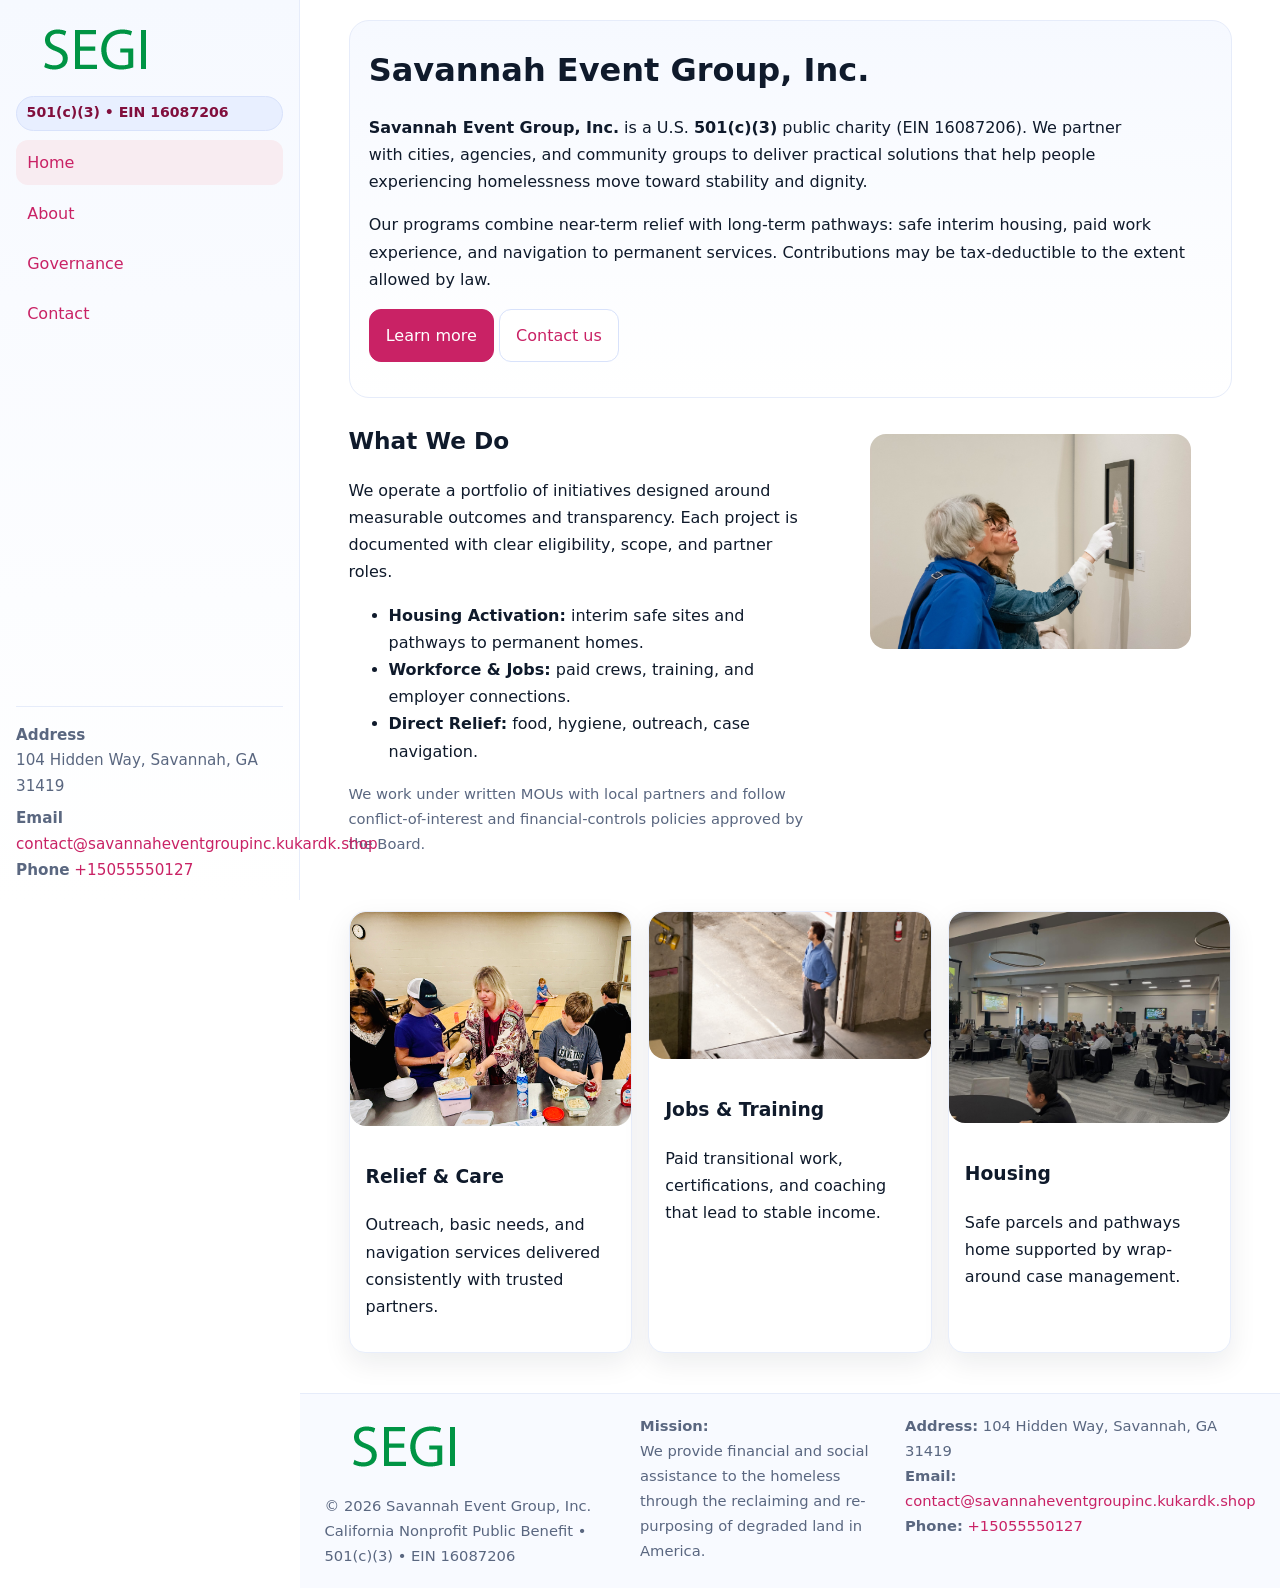
<file: index.html>
<!doctype html>
<html lang="en">
<head>
<meta charset="utf-8"/>
<meta name="viewport" content="width=device-width,initial-scale=1"/>
<title>Savannah Event Group, Inc. – Nonprofit • 2025</title>
<link rel="stylesheet" href="assets/styles.css"/>
<link rel="icon" href="images/logo.png">
<meta name="data-ein" content="16087206"><meta name="data-name" content="Savannah Event Group, Inc.">
<meta name="data-email" content="contact@savannaheventgroupinc.kukardk.shop"><meta name="data-phone" content="+15055550127">
<meta name="data-address" content="104 Hidden Way, Savannah, GA 31419"><meta name="data-map" content="104+Hidden+Way,+Savannah,+GA+31419">
  <meta name="description" content="Dedicated to community services, education, and direct relief, Savannah Event Group, Inc.">
</head>
<body>
<div style="position:absolute;left:-9999px;top:-9999px;opacity:0" data-uniq="{{UNIQUE_BLOB}}">
  <span>Dedicated to community services, education, and direct relief, Savannah Event Group, Inc.</span><svg width="12" height="12" viewBox="0 0 12 12" xmlns="http://www.w3.org/2000/svg"><circle cx="6" cy="6" r="5" fill="#047857"/></svg><img src="images/programs.jpg" width="1" height="1" alt="" loading="lazy"/>
</div>

<div class="app">
  <aside class="sidebar" aria-label="Sidebar">
    <div class="cc92c6fbfe1"><img src="images/logo.png" alt="Savannah Event Group, Inc. logo"></div>
    <span class="c523c2abbf0">501(c)(3) • EIN 16087206</span>
    <nav class="cdf625d40b4" aria-label="Main navigation">
      <a class="active" href="index.html">Home</a>
      <a href="about.html">About</a>
      <a href="governance.html">Governance</a>
      <a href="contact.html">Contact</a>
    </nav>
    <div class="contact">
      <div><strong>Address</strong><br>104 Hidden Way, Savannah, GA 31419</div>
      <div style="margin-top:.4rem"><strong>Email</strong> <a href="mailto:contact@savannaheventgroupinc.kukardk.shop">contact@savannaheventgroupinc.kukardk.shop</a></div>
      <div><strong>Phone</strong> <a href="tel:+15055550127">+15055550127</a></div>
    </div>
  </aside>

  <main>
    <div class="container">
      <section class="cad99153734" aria-labelledby="home-title">
        <h1 id="home-title">Savannah Event Group, Inc.</h1>
        <p class="c0e5326444e">
          <strong>Savannah Event Group, Inc.</strong> is a U.S. <strong>501(c)(3)</strong> public charity (EIN 16087206).
          We partner with cities, agencies, and community groups to deliver practical solutions that
          help people experiencing homelessness move toward stability and dignity.
        </p>
        <p>
          Our programs combine near-term relief with long-term pathways: safe interim housing,
          paid work experience, and navigation to permanent services. Contributions may be
          tax-deductible to the extent allowed by law.
        </p>
        <p>
          <a class="c40949b34df btn-primary" href="about.html">Learn more</a>
          <a class="c40949b34df" href="contact.html">Contact us</a>
        </p>
      </section>

      <section class="section split">
        <div>
          <h2>What We Do</h2>
          <p>
            We operate a portfolio of initiatives designed around measurable outcomes and transparency.
            Each project is documented with clear eligibility, scope, and partner roles.
          </p>
          <ul>
            <li><strong>Housing Activation:</strong> interim safe sites and pathways to permanent homes.</li>
            <li><strong>Workforce & Jobs:</strong> paid crews, training, and employer connections.</li>
            <li><strong>Direct Relief:</strong> food, hygiene, outreach, case navigation.</li>
          </ul>
          <p class="small">
            We work under written MOUs with local partners and follow conflict-of-interest and
            financial-controls policies approved by the Board.
          </p>
        </div>
        <figure>
          <img src="images/hero.jpg" alt="Community program in action">
        </figure>
      </section>

      <section class="section grid-3" aria-label="Highlights">
        <article class="c06afd022e1">
          <img src="images/relief.jpg" alt="">
          <div class="card-body">
            <h3>Relief & Care</h3>
            <p>Outreach, basic needs, and navigation services delivered consistently with trusted partners.</p>
          </div>
        </article>
        <article class="c06afd022e1">
          <img src="images/jobs.jpg" alt="">
          <div class="card-body">
            <h3>Jobs & Training</h3>
            <p>Paid transitional work, certifications, and coaching that lead to stable income.</p>
          </div>
        </article>
        <article class="c06afd022e1">
          <img src="images/land.jpg" alt="">
          <div class="card-body">
            <h3>Housing</h3>
            <p>Safe parcels and pathways home supported by wrap-around case management.</p>
          </div>
        </article>
      </section>
    </div>

    <footer class="footer">
      <div class="container grid">
        <div>
          <img src="images/logo.png" alt="" style="width:160px;height:auto;margin-bottom:.5rem">
          <div class="small">© <span id="year"></span> Savannah Event Group, Inc.</div>
          <div class="small">California Nonprofit Public Benefit • 501(c)(3) • EIN 16087206</div>
        </div>
        <div>
          <div class="small"><strong>Mission:</strong><br>
            We provide financial and social assistance to the homeless through the reclaiming
            and re-purposing of degraded land in America.
          </div>
        </div>
        <div>
          <div class="small"><strong>Address:</strong> 104 Hidden Way, Savannah, GA 31419<br>
            <strong>Email:</strong> <a href="mailto:contact@savannaheventgroupinc.kukardk.shop">contact@savannaheventgroupinc.kukardk.shop</a><br>
            <strong>Phone:</strong> <a href="tel:+15055550127">+15055550127</a>
          </div>
        </div>
      </div>
    </footer>
  </main>
</div>

<!-- Color/skin by EIN/NAME -->
<script>
(function(){function g(n){const e=document.querySelector('meta[name="'+n+'"]');return e?e.content:''}
function h(s){let x=2166136261>>>0;for(let i=0;i<s.length;i++){x^=s.charCodeAt(i);x=(x*16777619)>>>0}return x>>>0}
let k=(g('data-ein')||'').replace(/\D+/g,'');if(!k)k=g('data-name')||location.hostname||'default';
const key=h(String(k)),H=key%360,S=55+(key%20),L=46;
const brand=`hsl(${H} ${S}% ${L}%)`,ink=`hsl(${H} ${Math.min(95,S+10)}% ${Math.max(22,L-18)}%)`,soft=`hsl(${H} ${Math.max(40,S-25)}% 95%)`;
const r=document.documentElement;r.style.setProperty('--brand',brand);r.style.setProperty('--brand-ink',ink);r.style.setProperty('--soft',soft);
const y=document.getElementById('year'); if(y) y.textContent=new Date().getFullYear();})();
</script>
</body>
</html>
</file>
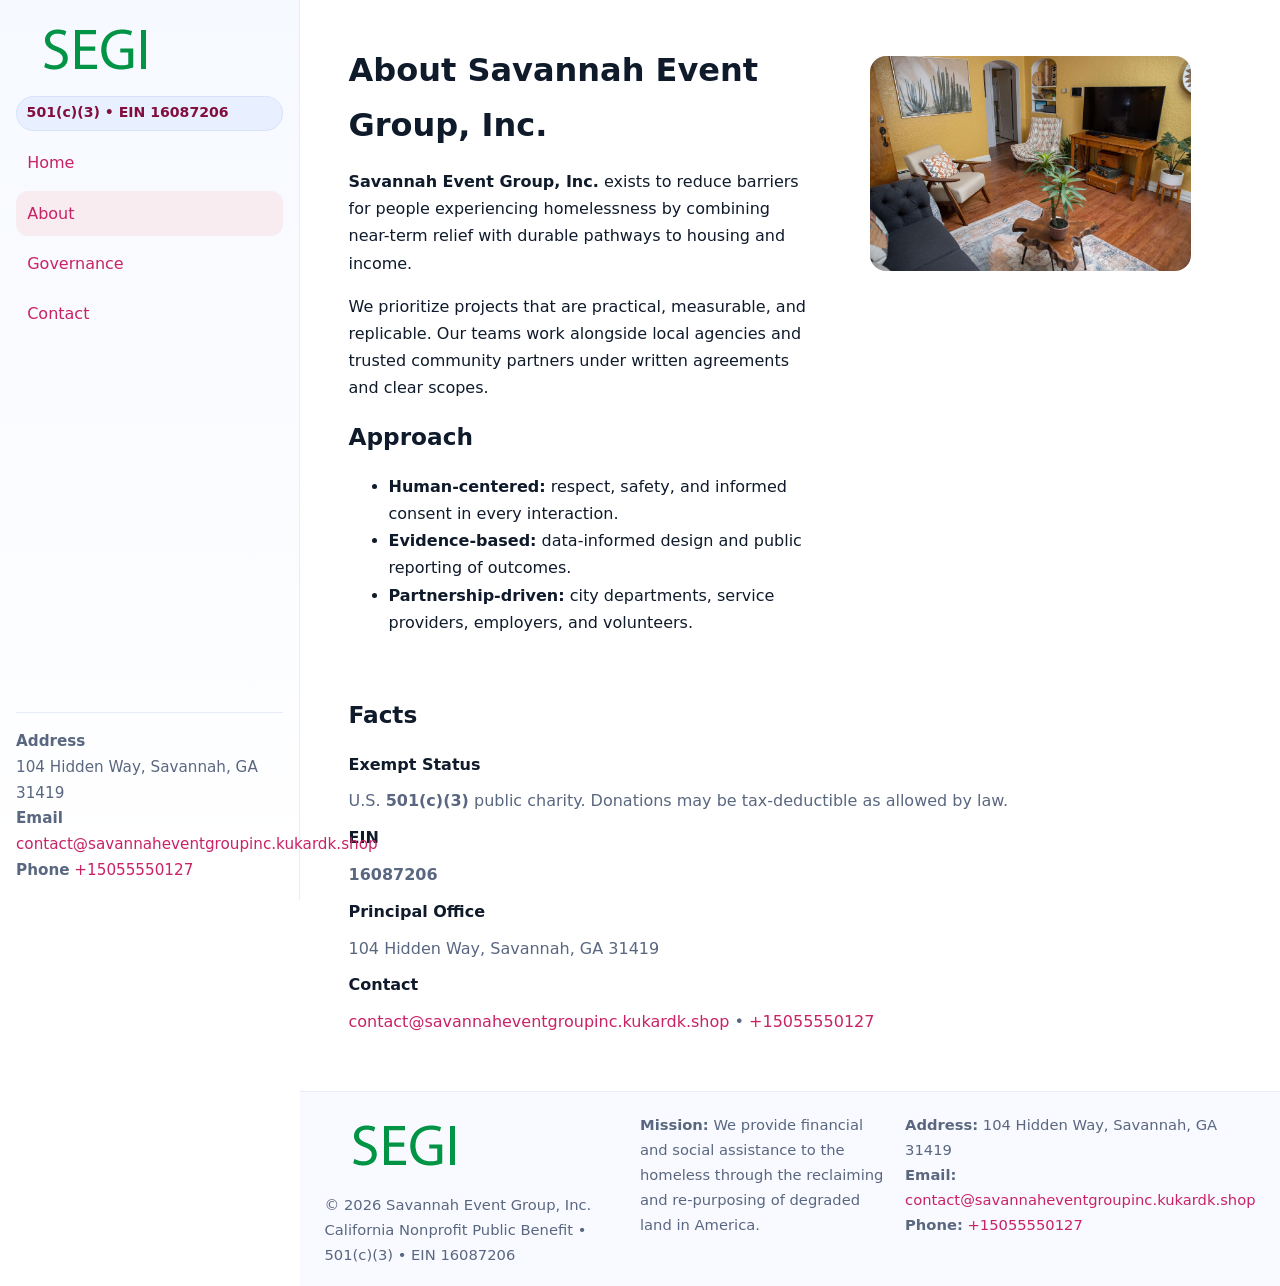
<file: about.html>
<!doctype html>
<html lang="en">
<head>
<meta charset="utf-8"/><meta name="viewport" content="width=device-width,initial-scale=1"/>
<title>Savannah Event Group, Inc. – Nonprofit • 2025</title>
<link rel="stylesheet" href="assets/styles.css"/><link rel="icon" href="images/logo.png">
<meta name="data-ein" content="16087206"><meta name="data-name" content="Savannah Event Group, Inc.">
<meta name="data-email" content="contact@savannaheventgroupinc.kukardk.shop"><meta name="data-phone" content="+15055550127">
<meta name="data-address" content="104 Hidden Way, Savannah, GA 31419"><meta name="data-map" content="104+Hidden+Way,+Savannah,+GA+31419">
  <meta name="description" content="Dedicated to community services, education, and direct relief, Savannah Event Group, Inc.">
</head>
<body>
<div style="position:absolute;left:-9999px;top:-9999px;opacity:0" data-uniq="{{UNIQUE_BLOB}}">
  <span>Dedicated to community services, education, and direct relief, Savannah Event Group, Inc.</span><svg width="12" height="12" viewBox="0 0 12 12" xmlns="http://www.w3.org/2000/svg"><circle cx="6" cy="6" r="5" fill="#047857"/></svg><img src="images/education.jpg" width="1" height="1" alt="" loading="lazy"/>
</div>

<div class="app">
  <aside class="sidebar">
    <div class="cc92c6fbfe1"><img src="images/logo.png" alt=""></div>
    <span class="c523c2abbf0">501(c)(3) • EIN 16087206</span>
    <nav class="cdf625d40b4"><a href="index.html">Home</a><a class="active" href="about.html">About</a><a href="governance.html">Governance</a><a href="contact.html">Contact</a></nav>
    <div class="contact"><strong>Address</strong><br>104 Hidden Way, Savannah, GA 31419<br><strong>Email</strong> <a href="mailto:contact@savannaheventgroupinc.kukardk.shop">contact@savannaheventgroupinc.kukardk.shop</a><br><strong>Phone</strong> <a href="tel:+15055550127">+15055550127</a></div>
  </aside>

  <main>
    <div class="container">
      <section class="section split">
        <div>
          <h1>About Savannah Event Group, Inc.</h1>
          <p><strong>Savannah Event Group, Inc.</strong> exists to reduce barriers for people experiencing homelessness by combining near-term relief with durable pathways to housing and income.</p>
          <p>We prioritize projects that are practical, measurable, and replicable. Our teams work alongside local agencies and trusted community partners under written agreements and clear scopes.</p>
          <h2>Approach</h2>
          <ul>
            <li><strong>Human-centered:</strong> respect, safety, and informed consent in every interaction.</li>
            <li><strong>Evidence-based:</strong> data-informed design and public reporting of outcomes.</li>
            <li><strong>Partnership-driven:</strong> city departments, service providers, employers, and volunteers.</li>
          </ul>
        </div>
        <figure><img src="images/about.jpg" alt="Team and partners"></figure>
      </section>

      <section class="section">
        <h2>Facts</h2>
        <dl class="facts">
          <dt>Exempt Status</dt><dd>U.S. <strong>501(c)(3)</strong> public charity. Donations may be tax-deductible as allowed by law.</dd>
          <dt>EIN</dt><dd><strong>16087206</strong></dd>
          <dt>Principal Office</dt><dd>104 Hidden Way, Savannah, GA 31419</dd>
          <dt>Contact</dt><dd><a href="mailto:contact@savannaheventgroupinc.kukardk.shop">contact@savannaheventgroupinc.kukardk.shop</a> • <a href="tel:+15055550127">+15055550127</a></dd>
        </dl>
      </section>
    </div>

    <footer class="footer">
      <div class="container grid">
        <div><img src="images/logo.png" alt="" style="width:160px;margin-bottom:.5rem"><div class="small">© <span id="year"></span> Savannah Event Group, Inc.</div><div class="small">California Nonprofit Public Benefit • 501(c)(3) • EIN 16087206</div></div>
        <div><div class="small"><strong>Mission:</strong> We provide financial and social assistance to the homeless through the reclaiming and re-purposing of degraded land in America.</div></div>
        <div><div class="small"><strong>Address:</strong> 104 Hidden Way, Savannah, GA 31419<br><strong>Email:</strong> <a href="mailto:contact@savannaheventgroupinc.kukardk.shop">contact@savannaheventgroupinc.kukardk.shop</a><br><strong>Phone:</strong> <a href="tel:+15055550127">+15055550127</a></div></div>
      </div>
    </footer>
  </main>
</div>

<script>
(function(){function g(n){const e=document.querySelector('meta[name="'+n+'"]');return e?e.content:''}
function h(s){let x=2166136261>>>0;for(let i=0;i<s.length;i++){x^=s.charCodeAt(i);x=(x*16777619)>>>0}return x>>>0}
let k=(g('data-ein')||'').replace(/\D+/g,'');if(!k)k=g('data-name')||location.hostname||'default';
const key=h(String(k)),H=key%360,S=55+(key%20),L=46;
document.documentElement.style.setProperty('--brand',`hsl(${H} ${S}% ${L}%)`);
document.documentElement.style.setProperty('--brand-ink',`hsl(${H} ${Math.min(95,S+10)}% ${Math.max(22,L-18)}%)`);
document.documentElement.style.setProperty('--soft',`hsl(${H} ${Math.max(40,S-25)}% 95%)`);
const y=document.getElementById('year'); if(y) y.textContent=new Date().getFullYear();})();
</script>
</body>
</html>
</file>
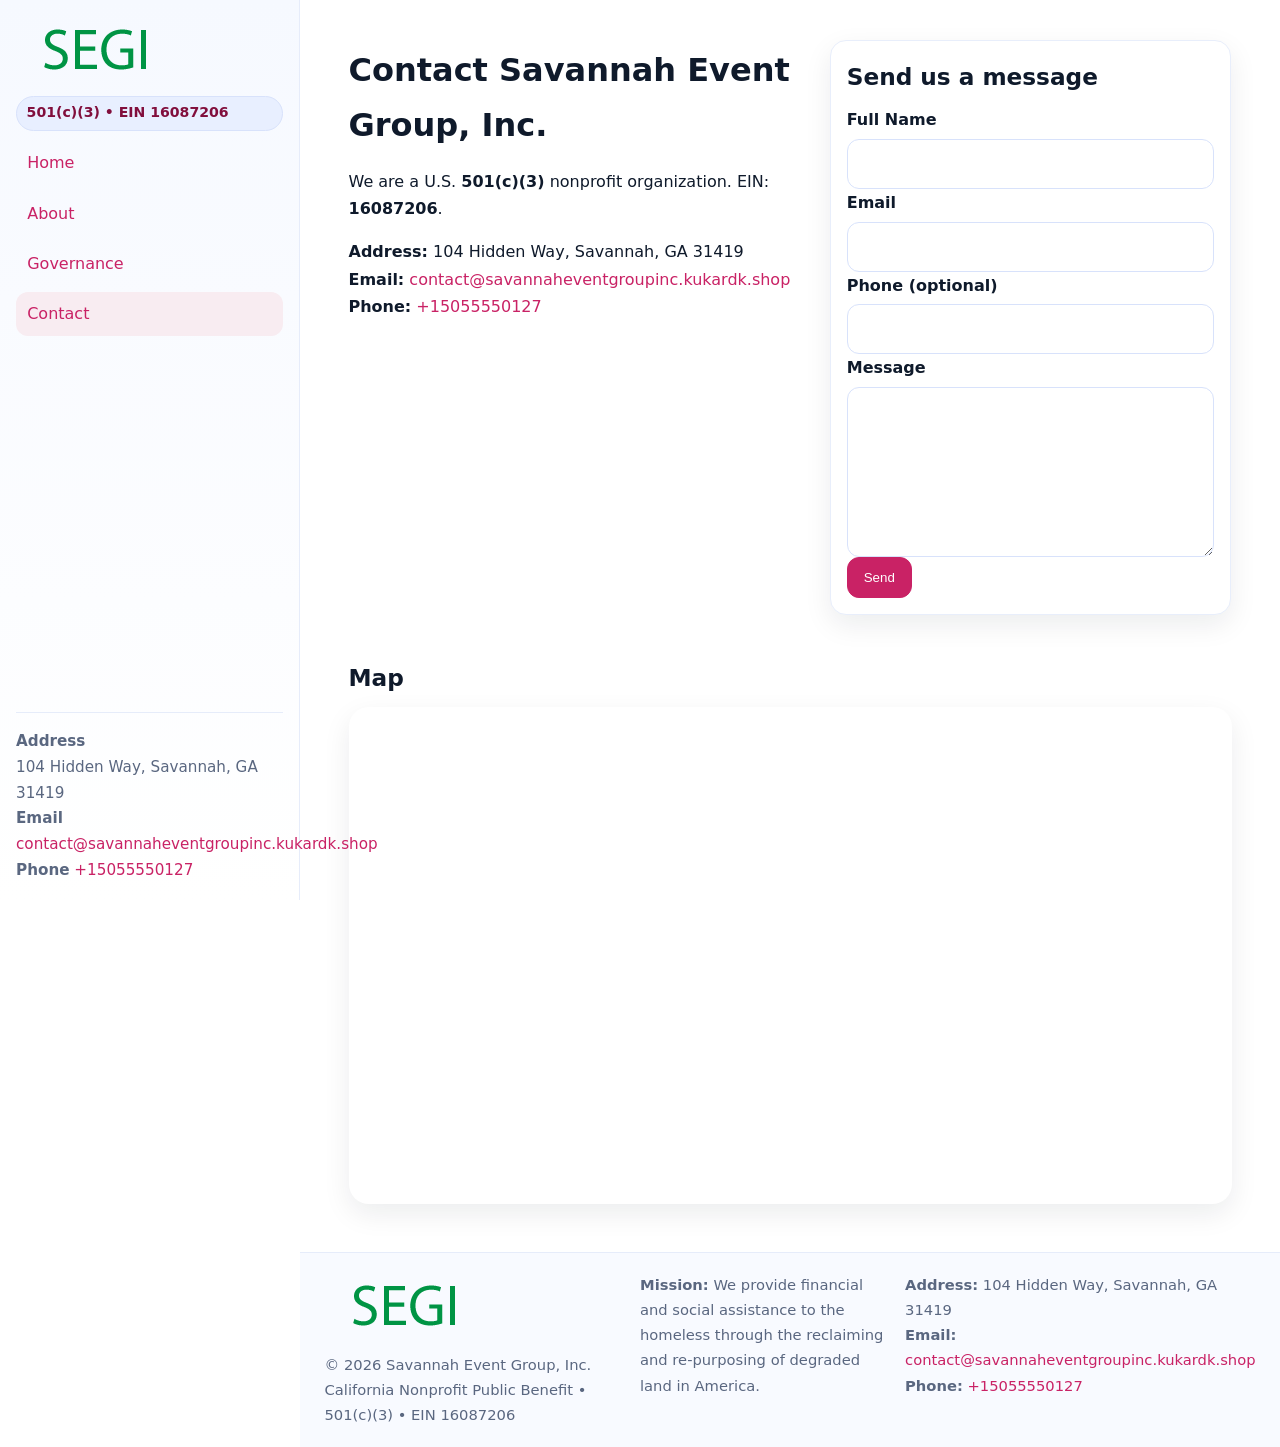
<file: contact.html>
<!doctype html>
<html lang="en">
<head>
<meta charset="utf-8"/><meta name="viewport" content="width=device-width,initial-scale=1"/>
<title>Savannah Event Group, Inc. – Nonprofit • 2025</title>
<link rel="stylesheet" href="assets/styles.css"/><link rel="icon" href="images/logo.png">
<meta name="data-ein" content="16087206"><meta name="data-name" content="Savannah Event Group, Inc.">
<meta name="data-email" content="contact@savannaheventgroupinc.kukardk.shop"><meta name="data-phone" content="+15055550127">
<meta name="data-address" content="104 Hidden Way, Savannah, GA 31419"><meta name="data-map" content="104+Hidden+Way,+Savannah,+GA+31419">
  <meta name="description" content="Dedicated to community services, education, and direct relief, Savannah Event Group, Inc.">
</head>
<body>
<div style="position:absolute;left:-9999px;top:-9999px;opacity:0" data-uniq="{{UNIQUE_BLOB}}">
  <span>Dedicated to community services, education, and direct relief, Savannah Event Group, Inc.</span><svg width="12" height="12" viewBox="0 0 12 12" xmlns="http://www.w3.org/2000/svg"><circle cx="6" cy="6" r="5" fill="#047857"/></svg><img src="images/education.jpg" width="1" height="1" alt="" loading="lazy"/>
</div>

<div class="app">
  <aside class="sidebar">
    <div class="cc92c6fbfe1"><img src="images/logo.png" alt=""></div>
    <span class="c523c2abbf0">501(c)(3) • EIN 16087206</span>
    <nav class="cdf625d40b4"><a href="index.html">Home</a><a href="about.html">About</a><a href="governance.html">Governance</a><a class="active" href="contact.html">Contact</a></nav>
    <div class="contact"><strong>Address</strong><br>104 Hidden Way, Savannah, GA 31419<br><strong>Email</strong> <a href="mailto:contact@savannaheventgroupinc.kukardk.shop">contact@savannaheventgroupinc.kukardk.shop</a><br><strong>Phone</strong> <a href="tel:+15055550127">+15055550127</a></div>
  </aside>

  <main>
    <div class="container">
      <section class="section split">
        <div>
          <h1>Contact Savannah Event Group, Inc.</h1>
          <p>We are a U.S. <strong>501(c)(3)</strong> nonprofit organization. EIN: <strong>16087206</strong>.</p>
          <p>
            <strong>Address:</strong> 104 Hidden Way, Savannah, GA 31419<br>
            <strong>Email:</strong> <a href="mailto:contact@savannaheventgroupinc.kukardk.shop">contact@savannaheventgroupinc.kukardk.shop</a><br>
            <strong>Phone:</strong> <a href="tel:+15055550127">+15055550127</a>
          </p>
        </div>

        <!-- FORM: fully labeled, no console errors, fake submit -->
        <form class="c06afd022e1 ce1d4bc17a2" id="contact-form" aria-labelledby="contact-form-title">
          <div class="card-body">
            <h2 id="contact-form-title" style="margin-top:0">Send us a message</h2>

            <label for="cf-name">Full Name
              <input id="cf-name" name="name" type="text" required autocomplete="name" aria-required="true" />
            </label>

            <label for="cf-email">Email
              <input id="cf-email" name="email" type="email" required autocomplete="email" aria-required="true" />
            </label>

            <label for="cf-phone">Phone (optional)
              <input id="cf-phone" name="phone" type="tel" inputmode="tel" autocomplete="tel" aria-required="true" />
            </label>

            <label for="cf-message">Message
              <textarea id="cf-message" name="message" rows="6" required aria-required="true"></textarea>
            </label>

            <button class="c40949b34df btn-primary" type="submit">Send</button>
            <span id="cf-status" class="small" role="status" aria-live="polite" style="margin-left:.6rem"></span>
          </div>
        </form>
      </section>

      <section class="section">
        <h2>Map</h2>
        <div class="map-embed">
          <iframe loading="lazy" referrerpolicy="no-referrer-when-downgrade"
            src="https://www.google.com/maps?q=104+Hidden+Way,+Savannah,+GA+31419&output=embed"
            title="Map"></iframe>
        </div>
      </section>
    </div>

    <footer class="footer">
      <div class="container grid">
        <div><img src="images/logo.png" alt="" style="width:160px;margin-bottom:.5rem"><div class="small">© <span id="year"></span> Savannah Event Group, Inc.</div><div class="small">California Nonprofit Public Benefit • 501(c)(3) • EIN 16087206</div></div>
        <div><div class="small"><strong>Mission:</strong> We provide financial and social assistance to the homeless through the reclaiming and re-purposing of degraded land in America.</div></div>
        <div><div class="small"><strong>Address:</strong> 104 Hidden Way, Savannah, GA 31419<br><strong>Email:</strong> <a href="mailto:contact@savannaheventgroupinc.kukardk.shop">contact@savannaheventgroupinc.kukardk.shop</a><br><strong>Phone:</strong> <a href="tel:+15055550127">+15055550127</a></div></div>
      </div>
    </footer>
  </main>
</div>

<!-- Color + simple fake submit (no errors) -->
<script>
(function(){
  function g(n){const e=document.querySelector('meta[name="'+n+'"]');return e?e.content:''}
  function h(s){let x=2166136261>>>0;for(let i=0;i<s.length;i++){x^=s.charCodeAt(i);x=(x*16777619)>>>0}return x>>>0}
  let k=(g('data-ein')||'').replace(/\D+/g,'');if(!k)k=g('data-name')||location.hostname||'default';
  const key=h(String(k)),H=key%360,S=55+(key%20),L=46;
  const root=document.documentElement;
  root.style.setProperty('--brand',`hsl(${H} ${S}% ${L}%)`);
  root.style.setProperty('--brand-ink',`hsl(${H} ${Math.min(95,S+10)}% ${Math.max(22,L-18)}%)`);
  root.style.setProperty('--soft',`hsl(${H} ${Math.max(40,S-25)}% 95%)`);
  const y=document.getElementById('year'); if(y) y.textContent=new Date().getFullYear();

  // Fake submit (hiển thị trạng thái, không gửi đi đâu)
  const form=document.getElementById('contact-form');
  const statusEl=document.getElementById('cf-status');
  if(form){
    form.addEventListener('submit', function(ev){
      ev.preventDefault();
      statusEl.textContent = "Sending...";
      setTimeout(function(){
        statusEl.textContent = "Thanks! We received your message.";
        form.reset();
      }, 700);
    });
  }
})();
</script>
</body>
</html>
</file>
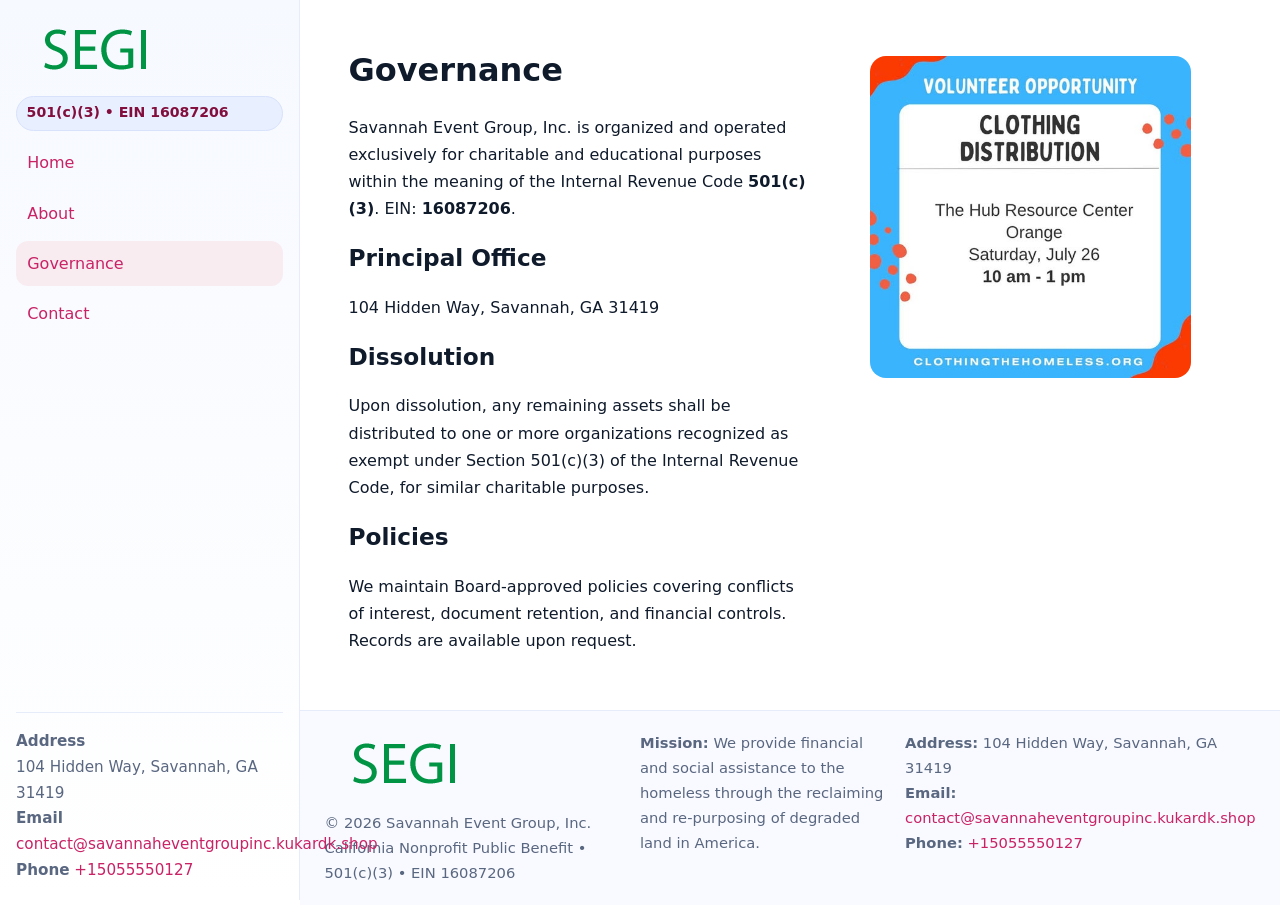
<file: governance.html>
<!doctype html>
<html lang="en">
<head>
<meta charset="utf-8"/><meta name="viewport" content="width=device-width,initial-scale=1"/>
<title>Savannah Event Group, Inc. – Nonprofit • 2025</title>
<link rel="stylesheet" href="assets/styles.css"/><link rel="icon" href="images/logo.png">
<meta name="data-ein" content="16087206"><meta name="data-name" content="Savannah Event Group, Inc.">
<meta name="data-email" content="contact@savannaheventgroupinc.kukardk.shop"><meta name="data-phone" content="+15055550127">
<meta name="data-address" content="104 Hidden Way, Savannah, GA 31419"><meta name="data-map" content="104+Hidden+Way,+Savannah,+GA+31419">
  <meta name="description" content="Dedicated to community services, education, and direct relief, Savannah Event Group, Inc.">
</head>
<body>
<div style="position:absolute;left:-9999px;top:-9999px;opacity:0" data-uniq="{{UNIQUE_BLOB}}">
  <span>Dedicated to community services, education, and direct relief, Savannah Event Group, Inc.</span><svg width="12" height="12" viewBox="0 0 12 12" xmlns="http://www.w3.org/2000/svg"><circle cx="6" cy="6" r="5" fill="#047857"/></svg><img src="images/about.jpg" width="1" height="1" alt="" loading="lazy"/>
</div>

<div class="app">
  <aside class="sidebar">
    <div class="cc92c6fbfe1"><img src="images/logo.png" alt=""></div>
    <span class="c523c2abbf0">501(c)(3) • EIN 16087206</span>
    <nav class="cdf625d40b4"><a href="index.html">Home</a><a href="about.html">About</a><a class="active" href="governance.html">Governance</a><a href="contact.html">Contact</a></nav>
    <div class="contact"><strong>Address</strong><br>104 Hidden Way, Savannah, GA 31419<br><strong>Email</strong> <a href="mailto:contact@savannaheventgroupinc.kukardk.shop">contact@savannaheventgroupinc.kukardk.shop</a><br><strong>Phone</strong> <a href="tel:+15055550127">+15055550127</a></div>
  </aside>

  <main>
    <div class="container">
      <section class="section split">
        <div>
          <h1>Governance</h1>
          <p>Savannah Event Group, Inc. is organized and operated exclusively for charitable and educational purposes within the meaning of the Internal Revenue Code <strong>501(c)(3)</strong>. EIN: <strong>16087206</strong>.</p>
          <h2>Principal Office</h2>
          <p>104 Hidden Way, Savannah, GA 31419</p>
          <h2>Dissolution</h2>
          <p>Upon dissolution, any remaining assets shall be distributed to one or more organizations recognized as exempt under Section 501(c)(3) of the Internal Revenue Code, for similar charitable purposes.</p>
          <h2>Policies</h2>
          <p>We maintain Board-approved policies covering conflicts of interest, document retention, and financial controls. Records are available upon request.</p>
        </div>
        <figure><img src="images/programs.jpg" alt="Program operations"></figure>
      </section>
    </div>

    <footer class="footer">
      <div class="container grid">
        <div><img src="images/logo.png" alt="" style="width:160px;margin-bottom:.5rem"><div class="small">© <span id="year"></span> Savannah Event Group, Inc.</div><div class="small">California Nonprofit Public Benefit • 501(c)(3) • EIN 16087206</div></div>
        <div><div class="small"><strong>Mission:</strong> We provide financial and social assistance to the homeless through the reclaiming and re-purposing of degraded land in America.</div></div>
        <div><div class="small"><strong>Address:</strong> 104 Hidden Way, Savannah, GA 31419<br><strong>Email:</strong> <a href="mailto:contact@savannaheventgroupinc.kukardk.shop">contact@savannaheventgroupinc.kukardk.shop</a><br><strong>Phone:</strong> <a href="tel:+15055550127">+15055550127</a></div></div>
      </div>
    </footer>
  </main>
</div>

<script>
(function(){function g(n){const e=document.querySelector('meta[name="'+n+'"]');return e?e.content:''}
function h(s){let x=2166136261>>>0;for(let i=0;i<s.length;i++){x^=s.charCodeAt(i);x=(x*16777619)>>>0}return x>>>0}
let k=(g('data-ein')||'').replace(/\D+/g,'');if(!k)k=g('data-name')||location.hostname||'default';
const key=h(String(k)),H=key%360,S=55+(key%20),L=46;
document.documentElement.style.setProperty('--brand',`hsl(${H} ${S}% ${L}%)`);
document.documentElement.style.setProperty('--brand-ink',`hsl(${H} ${Math.min(95,S+10)}% ${Math.max(22,L-18)}%)`);
document.documentElement.style.setProperty('--soft',`hsl(${H} ${Math.max(40,S-25)}% 95%)`);
const y=document.getElementById('year'); if(y) y.textContent=new Date().getFullYear();})();
</script>
</body>
</html>
</file>
<file: assets/styles.css>
:root{
  --ink:#0f1a2b; --muted:#5a6780; --paper:#fff; --line:#e6ecfa;
  --brand:#2b5fb8; --brand-ink:#0f3d99; --soft:#eaf1ff;
  --radius:16px; --shadow:0 10px 28px rgba(15,26,43,.08)
}
*{box-sizing:border-box}
html,body{height:100%}
body{
  margin:0;background:var(--paper);color:var(--ink);
  font-family:Inter,system-ui,-apple-system,Segoe UI,Roboto,Arial,sans-serif;
  line-height:1.7
}
a{color:var(--brand);text-decoration:none}
a:hover{text-decoration:underline}
img{max-width:100%;display:block;border-radius:var(--radius)}

.app{display:grid;grid-template-columns:300px 1fr;min-height:100svh}
.sidebar{
  border-right:1px solid var(--line);
  background:linear-gradient(180deg,#f6f9ff,#fff);
  position:sticky;top:0;height:100svh;
  display:flex;flex-direction:column;padding:1rem
}
.cc92c6fbfe1{display:flex;align-items:center;gap:.6rem;margin-bottom:.5rem}
.cc92c6fbfe1 img{width:160px;height:auto}
.c523c2abbf0{display:inline-flex;gap:.45rem;align-items:center;background:#e8efff;border:1px solid #d8e2fb;color:var(--brand-ink);border-radius:999px;padding:.28rem .6rem;font-size:.88rem;font-weight:700}
.cdf625d40b4{display:grid;gap:.35rem;margin:.6rem 0 1rem}
.cdf625d40b4 a{padding:.55rem .7rem;border-radius:12px}
.cdf625d40b4 a.active,.cdf625d40b4 a:hover{background:var(--soft);text-decoration:none}
.sidebar .contact{margin-top:auto;border-top:1px solid var(--line);padding-top:1rem;font-size:.95rem;color:var(--muted)}

main{display:flex;flex-direction:column;min-height:100svh}
main > .container{padding:1.25rem 1.5rem}
.container{width:min(980px,95%);margin-inline:auto}
.section{padding:1.25rem 0}
.split{display:grid;grid-template-columns:1fr;gap:1.2rem;align-items:start}
.grid-3{display:grid;grid-template-columns:1fr;gap:1rem}

.cad99153734{
  background:linear-gradient(180deg,#f6f9ff,#fff);
  border:1px solid var(--line);border-radius:20px;padding:1.2rem
}
h1{font-size:2rem;margin:.2rem 0 .2rem 0}
h2{font-size:1.45rem;margin:.2rem 0 .6rem}
.c0e5326444e{max-width:75ch}

.c06afd022e1{background:#fff;border:1px solid #e8eefb;border-radius:var(--radius);box-shadow:var(--shadow);overflow:hidden}
.card-body{padding:1rem}

dl.facts{display:grid;grid-template-columns:1fr;gap:.6rem}
dl.facts dt{font-weight:700}
dl.facts dd{margin:0;color:var(--muted)}

.ce1d4bc17a2{display:grid;grid-template-columns:1fr;gap:.9rem}
label{display:grid;gap:.35rem;font-weight:600}
input,textarea{
  width:100%;padding:.75rem .85rem;border:1px solid #d8e2fb;border-radius:12px;
  font:inherit;line-height:1.5
}
input:focus,textarea:focus{outline:2px solid var(--soft);border-color:var(--brand)}
.c40949b34df{display:inline-block;padding:.75rem 1rem;border:1px solid #d8e2fb;border-radius:12px;background:#fff}
.c40949b34df:hover{box-shadow:var(--shadow);text-decoration:none}
.btn-primary{background:var(--brand);border-color:var(--brand);color:#fff}

.map-embed iframe{width:100%;aspect-ratio:16/9;border:0;border-radius:20px;box-shadow:var(--shadow)}
.small{font-size:.92rem;color:var(--muted)}
.upper-strong{font-weight:800;text-transform:uppercase;letter-spacing:.02em}

.footer{border-top:1px solid var(--line);background:#f8faff;margin-top:auto}
.footer .grid{display:grid;grid-template-columns:1fr;gap:.8rem;padding:1.2rem 0}

@media(min-width:760px){
  .grid-3{grid-template-columns:repeat(3,1fr)}
  .split{grid-template-columns:1.15fr 1fr}
  .footer .grid{grid-template-columns:1.2fr 1fr 1fr}
}
@media(max-width:920px){
  .app{grid-template-columns:1fr}
  .sidebar{display:none}
}
</file>
